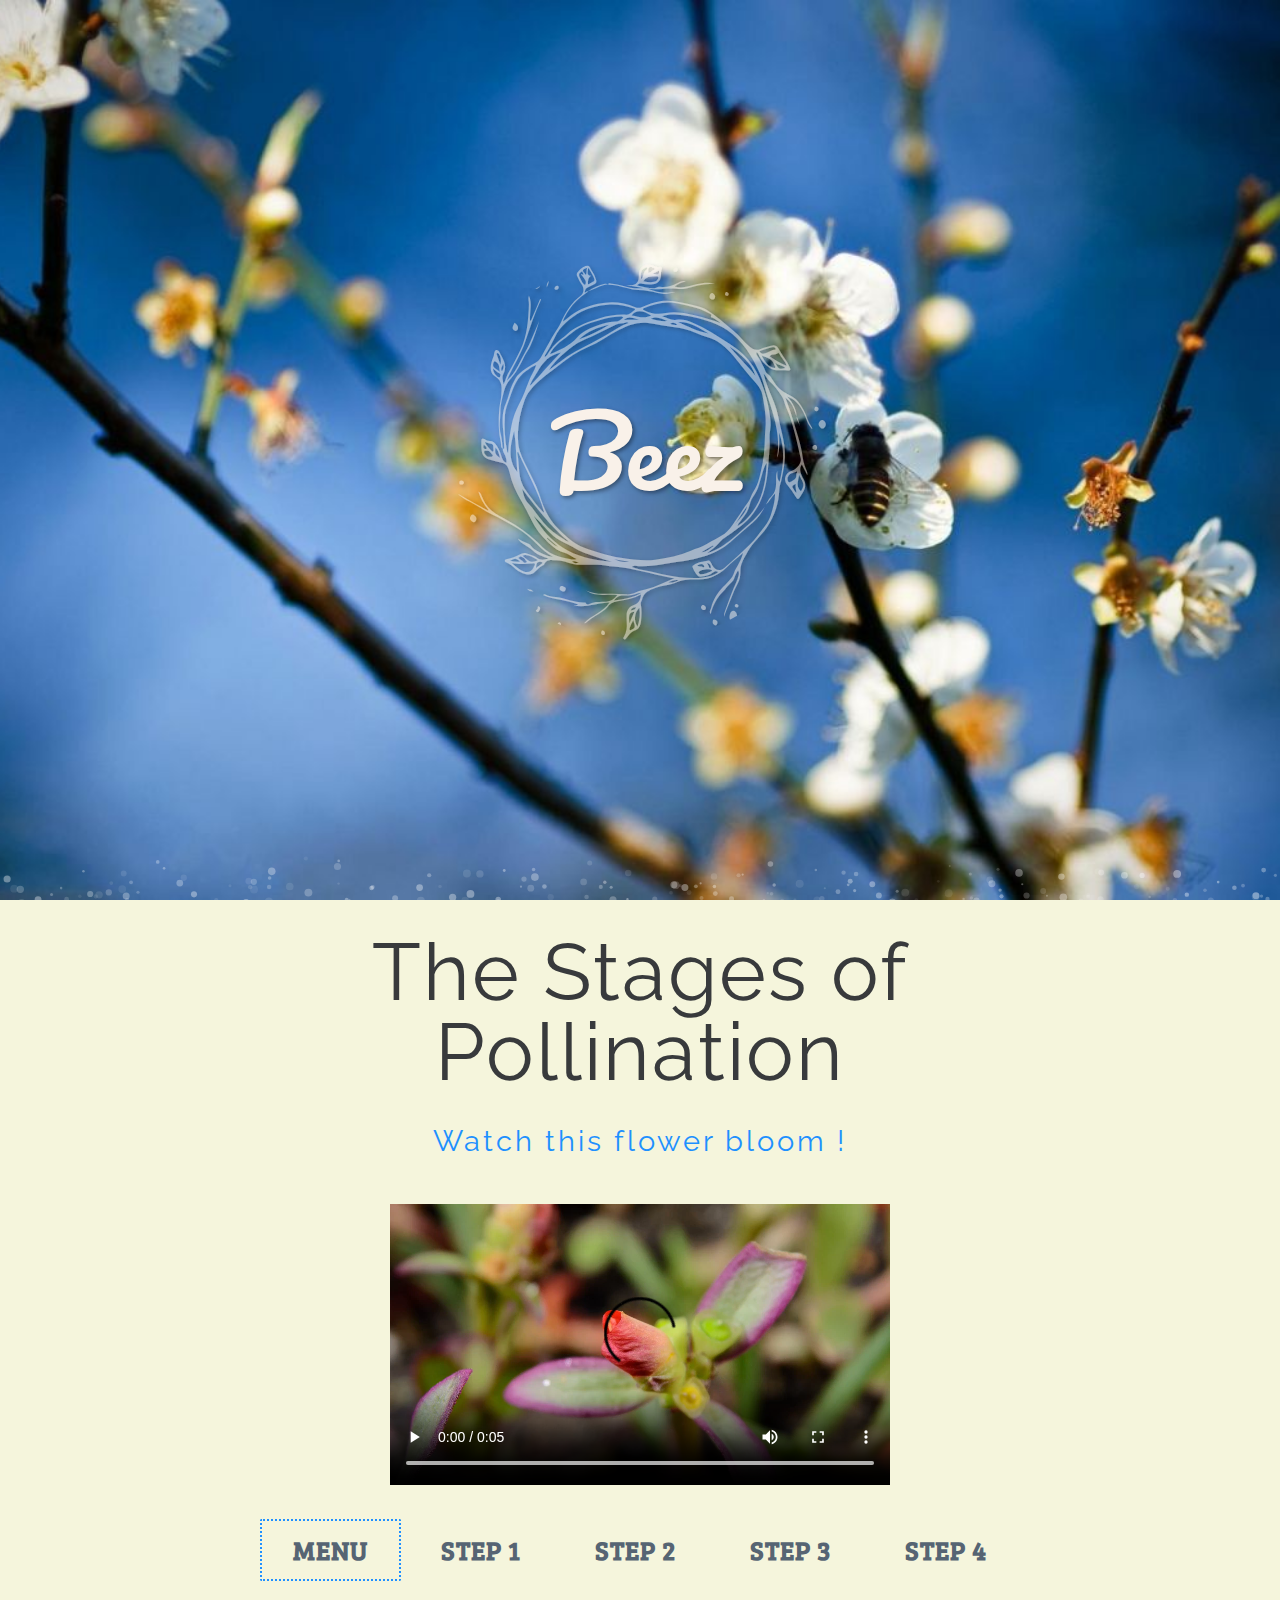
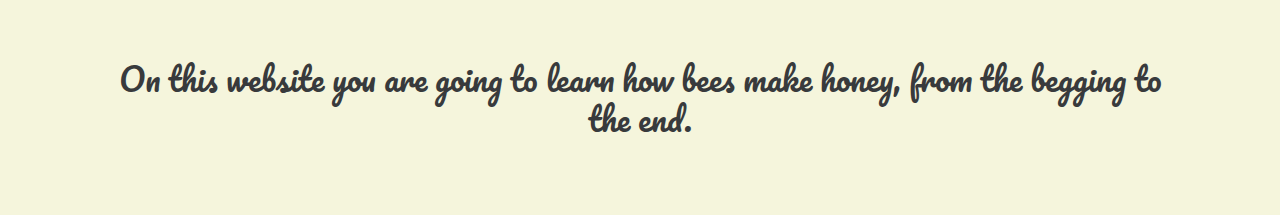
<file: index.html>
<!DOCTYPE html>
<html lang="en" class="no-js">
	<head>
        <meta charset="UTF-8" />
        <meta http-equiv="X-UA-Compatible" content="IE=edge">
        <meta name="viewport" content="width=device-width, initial-scale=1">
        <title>Beez</title>
        <meta name="description" content="Examples for creative website header animations using Canvas and JavaScript" />
        <meta name="keywords" content="header, canvas, animated, creative, inspiration, javascript" />
        <meta name="author" content="Codrops" />
        <link rel="shortcut icon" href="../favicon.ico">
        <link rel="stylesheet" type="text/css" href="css/normalize.css" />
        <link rel="stylesheet" type="text/css" href="css/demo.css" />
        <link rel="stylesheet" type="text/css" href="css/component.css" />
        <link href='http://fonts.googleapis.com/css?family=Raleway:200,400,800|Clicker+Script' rel='stylesheet' type='text/css'>
				<style>
				@import url('https://fonts.googleapis.com/css?family=Pacifico&display=swap');
@import url('https://fonts.googleapis.com/css?family=Bree+Serif&display=swap');

				</style>
	</head>
	<body>
		<div class="container demo-2">
			<div class="content">
                <div id="large-header" class="large-header">
                    <canvas id="demo-canvas"></canvas>
                    <h1 class="main-title">Beez</span></h1>
                </div>

                <div class="codrops-header">
                    <h1>The Stages of Pollination<span>Watch this flower bloom !</span>
                      <video controls width="500">
  <source src="medias/flower.webm" type="video/webm">
  <source src="medias/flower.webm" type="video/webm"></h1>
                    <nav class="codrops-demos">
                        <a class="current-demo" href="index.html">Menu</a>
                        <a href="index2.html">Step 1</a>
                        <a href="index3.html">Step 2</a>
                        <a href="index4.html">Step 3</a>
                        <a href="index5.html">Step 4</a>
                    </nav>
                </div>
            </div>
            <h2>On this website you are going to learn how bees make honey, from the begging to the end.</h2>





		</div>
        <script src="js/rAF.js"></script>
        <script src="js/demo-2.js"></script>
	</body>
</html>
</file>
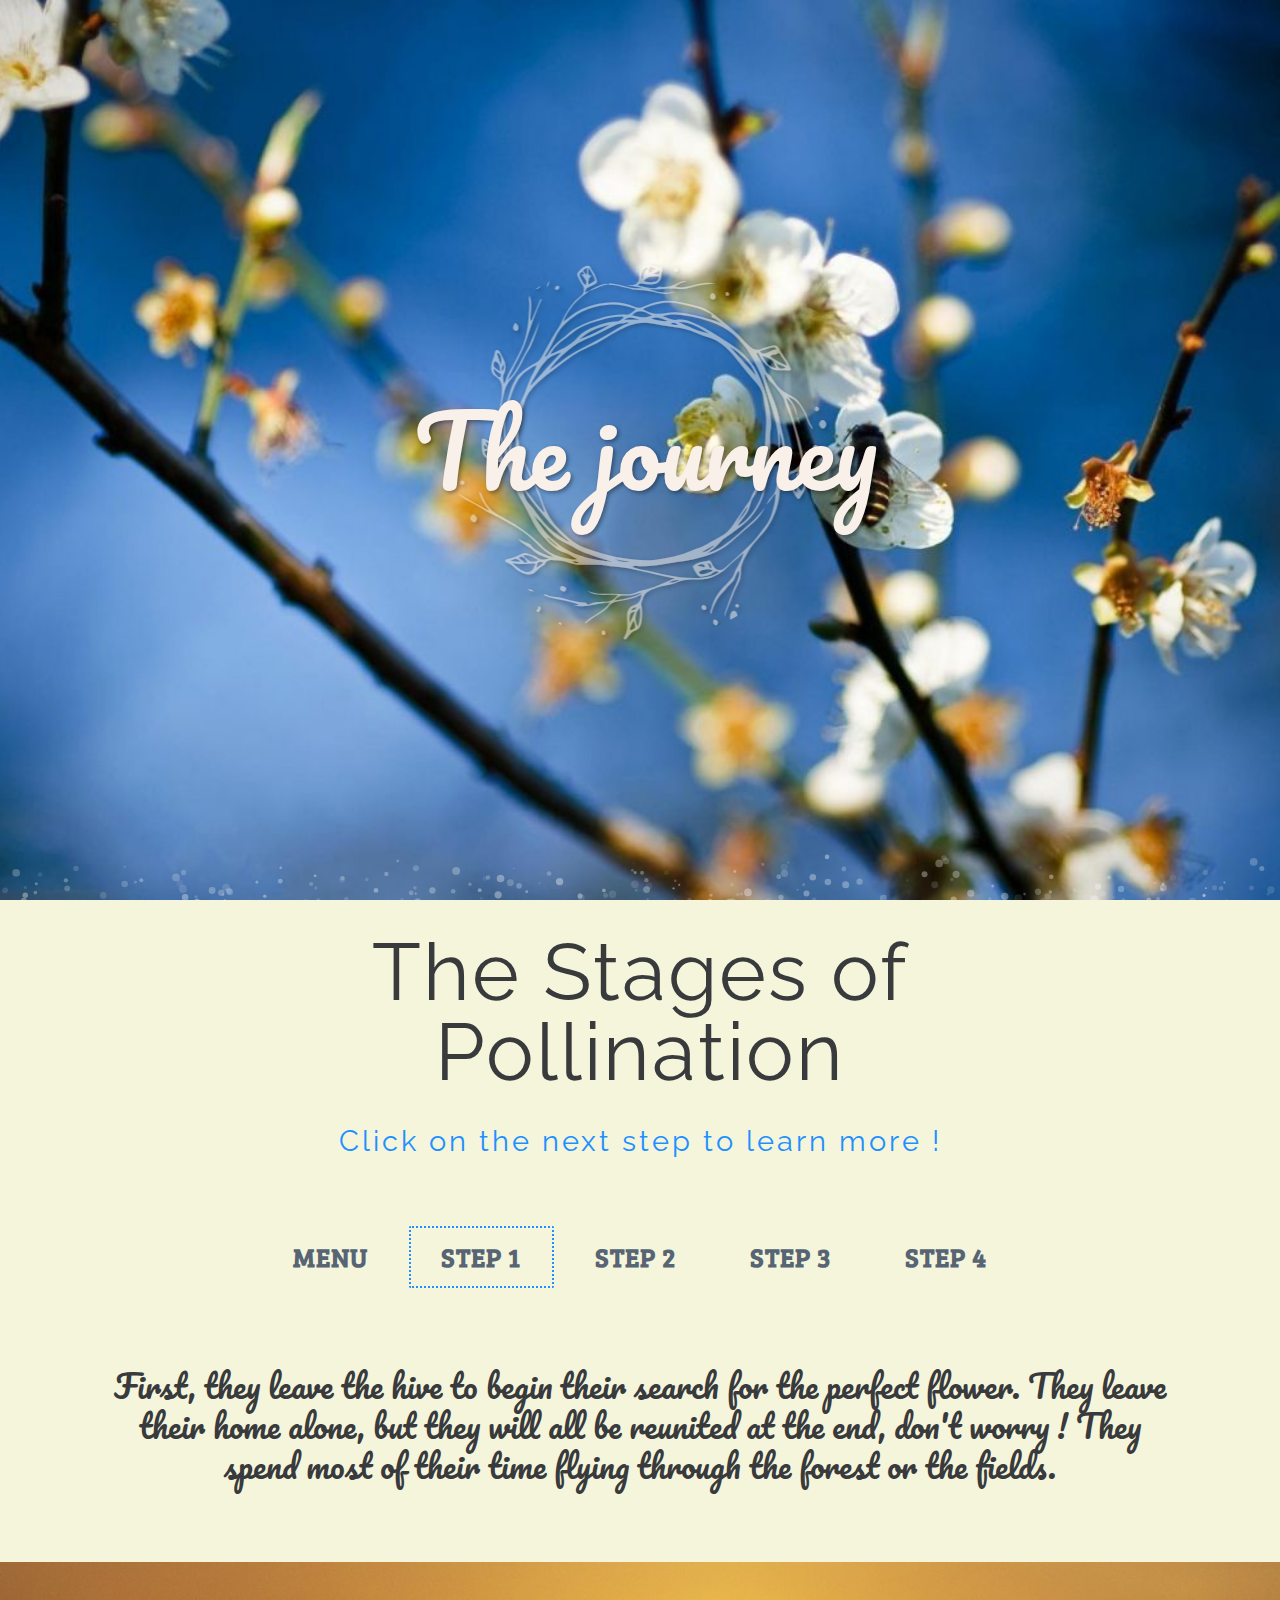
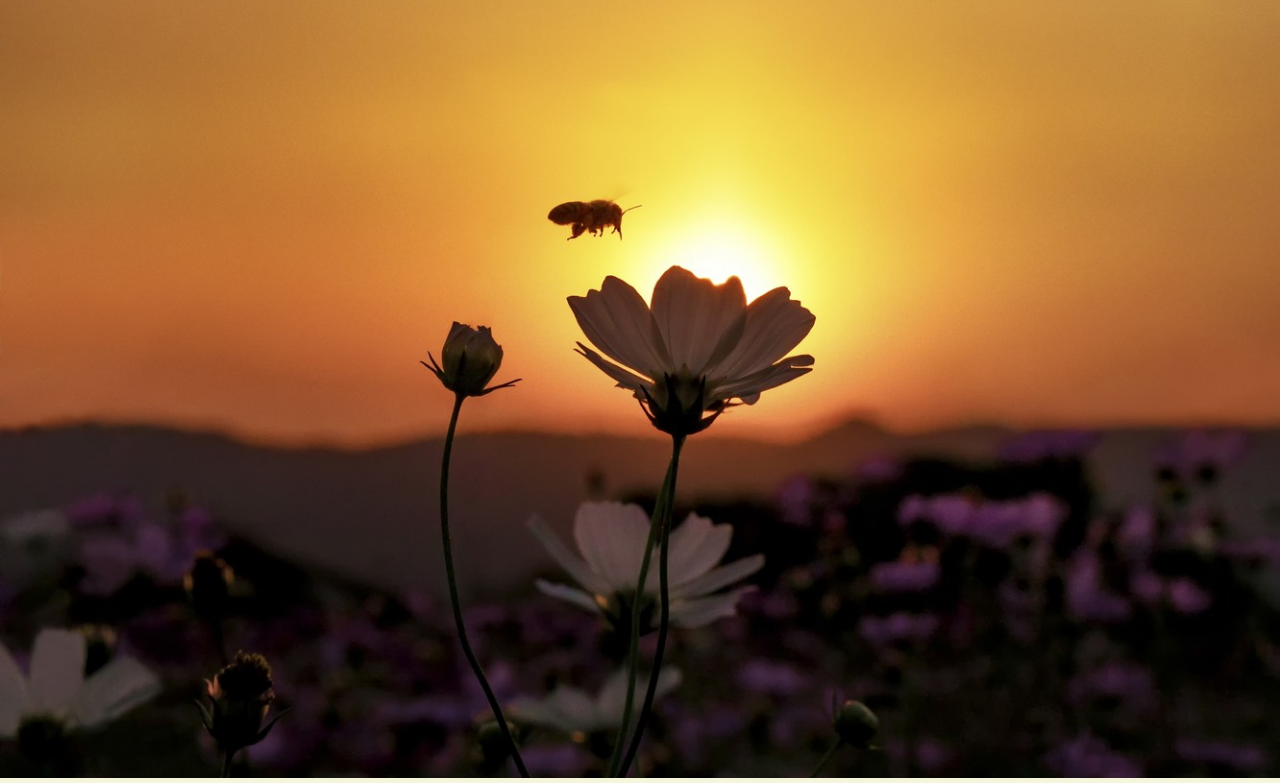
<file: index2.html>
<!DOCTYPE html>
<html lang="en" class="no-js">
	<head>
        <meta charset="UTF-8" />
        <meta http-equiv="X-UA-Compatible" content="IE=edge">
        <meta name="viewport" content="width=device-width, initial-scale=1">
        <title>Beez</title>
        <meta name="description" content="Examples for creative website header animations using Canvas and JavaScript" />
        <meta name="keywords" content="header, canvas, animated, creative, inspiration, javascript" />
        <meta name="author" content="Codrops" />
        <link rel="shortcut icon" href="../favicon.ico">
        <link rel="stylesheet" type="text/css" href="css/normalize.css" />
        <link rel="stylesheet" type="text/css" href="css/demo.css" />
        <link rel="stylesheet" type="text/css" href="css/component.css" />
        <link href='http://fonts.googleapis.com/css?family=Raleway:200,400,800|Clicker+Script' rel='stylesheet' type='text/css'>
				<style>
				@import url('https://fonts.googleapis.com/css?family=Pacifico&display=swap');
@import url('https://fonts.googleapis.com/css?family=Bree+Serif&display=swap');

				</style>

	</head>
	<body>
		<div class="container demo-2">
			<div class="content">
                <div id="large-header" class="large-header">
                    <canvas id="demo-canvas"></canvas>
                    <h1 class="main-title">The journey</span></h1>
                </div>

                <div class="codrops-header">
                    <h1>The Stages of Pollination<span>Click on the next step to learn more !</span>
									</h1>
                    <nav class="codrops-demos">
                        <a href="index.html">Menu</a>
                        <a class="current-demo" href="index2.html">Step 1</a>
                        <a href="index3.html">Step 2</a>
                        <a href="index4.html">Step 3</a>
												  <a href="index5.html">Step 4</a>
                    </nav>
                </div>
            </div>
  <h2>First, they leave the hive to begin their search for the perfect flower. They leave their home alone, but they will all be reunited at the end, don't worry ! They spend most of their time flying through the forest or the fields.
</h2>
<div>

	<figure>
		<img src="img/back.jpg" alt="a bee is flying in the fields">
	</figure>


</div>
</div>
		<script src="js/rAF.js"></script>
		<script src="js/demo-2.js"></script>
</body>
</html>
</file>
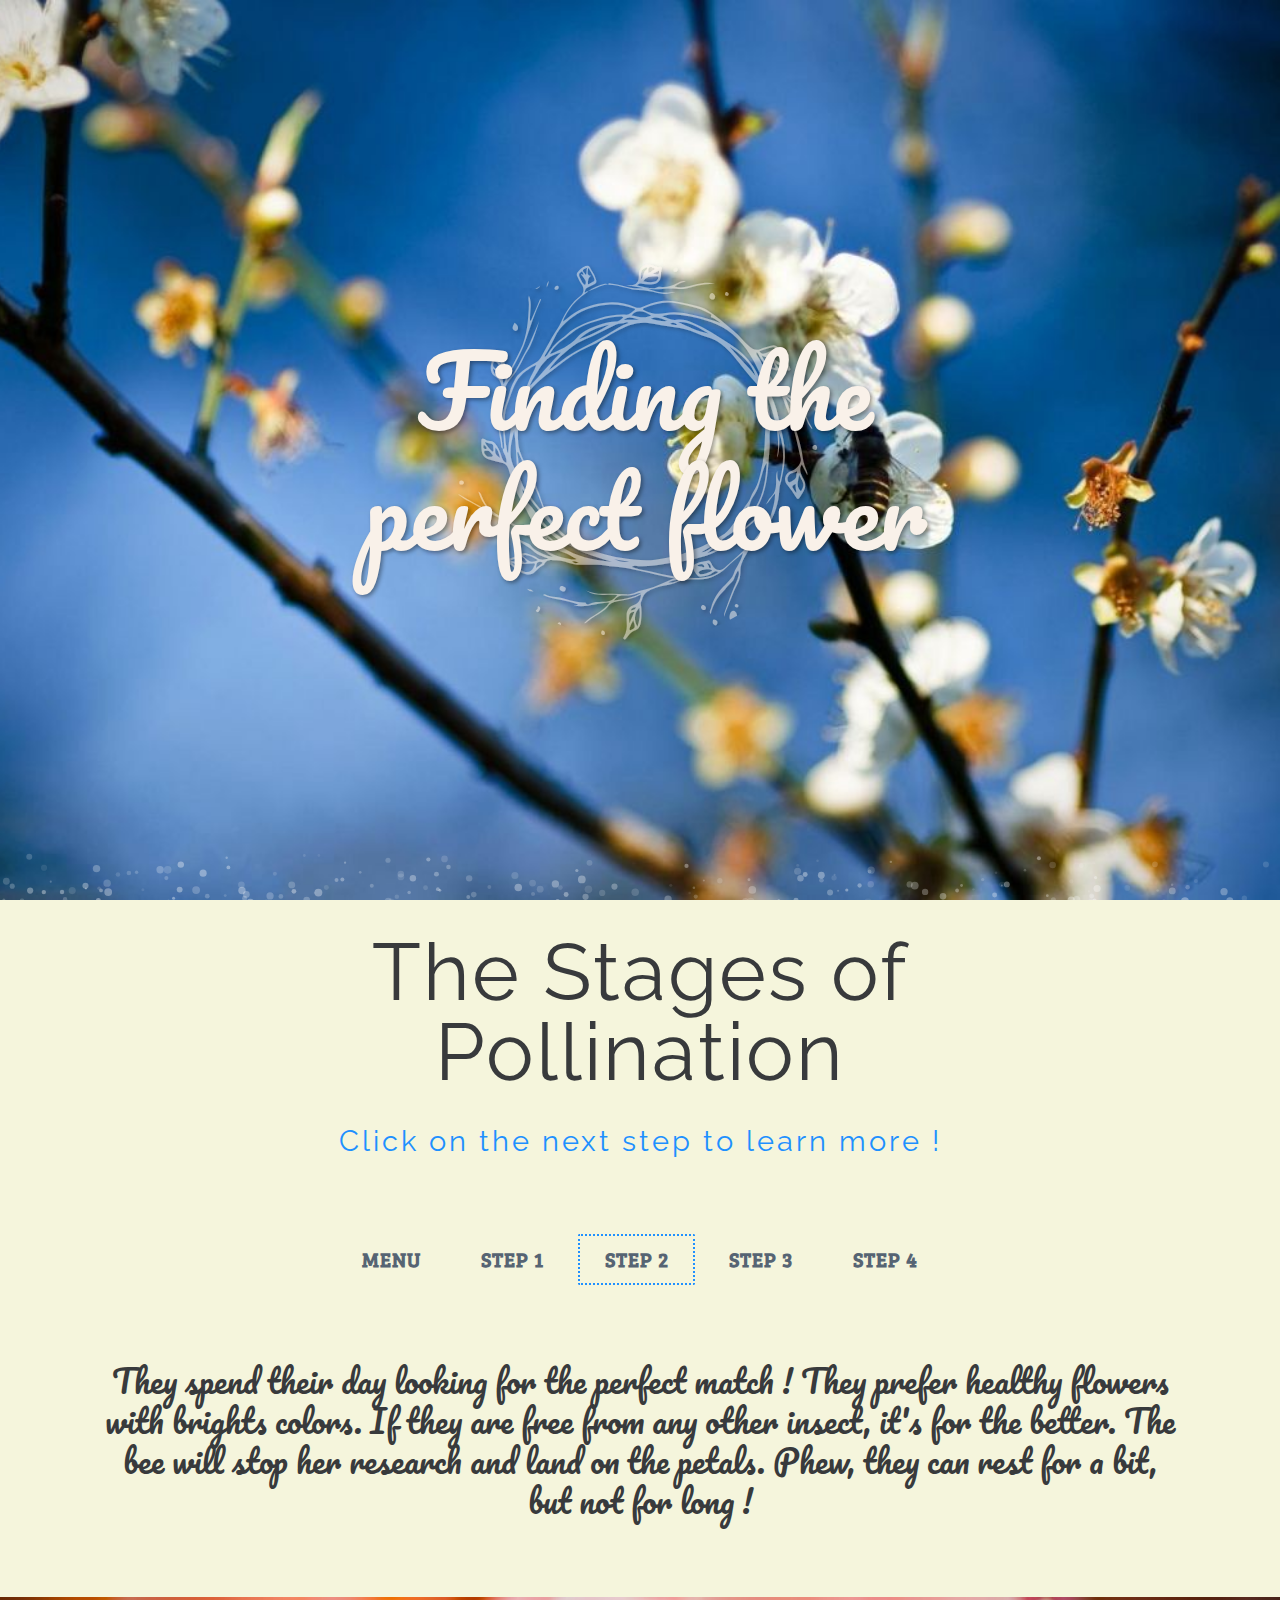
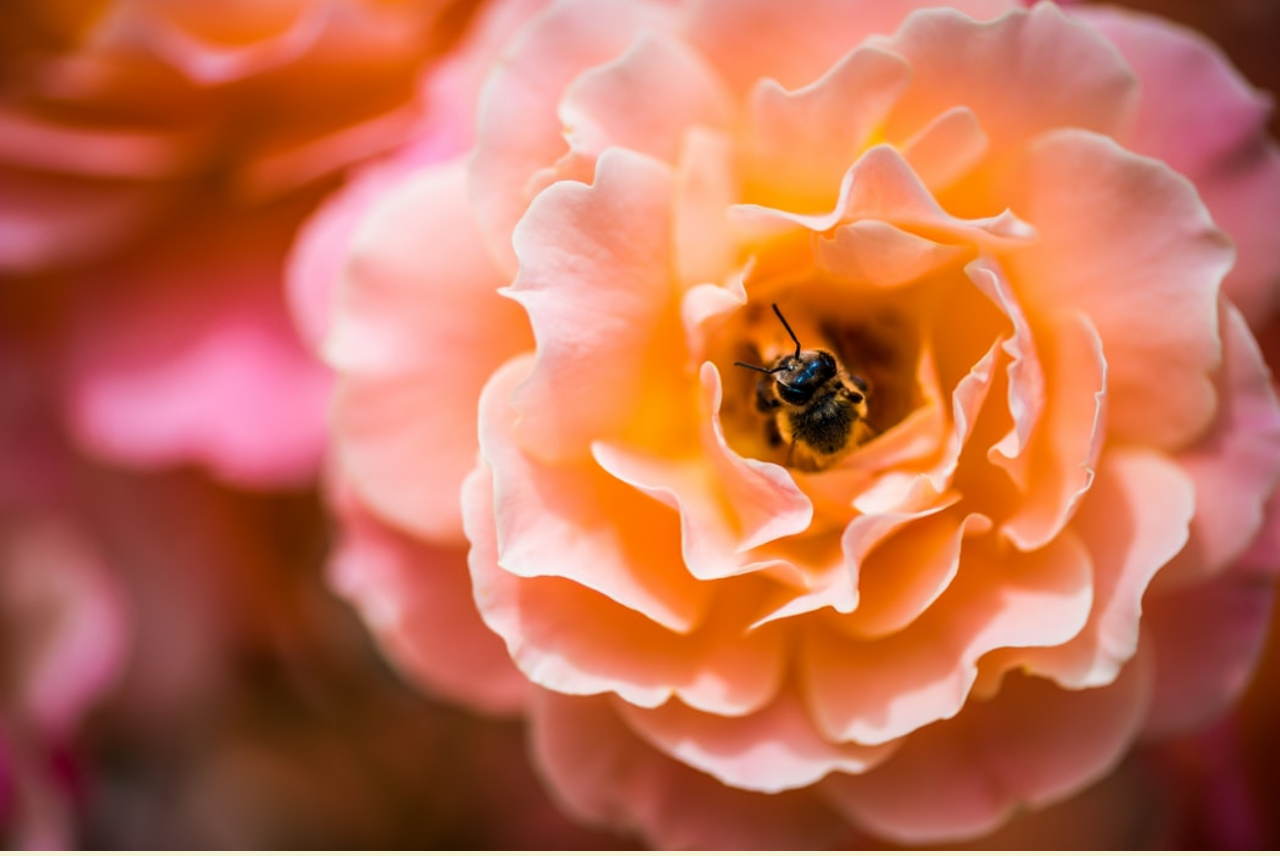
<file: index3.html>
<!DOCTYPE html>
<html lang="en" class="no-js">
	<head>
        <meta charset="UTF-8" />
        <meta http-equiv="X-UA-Compatible" content="IE=edge">
        <meta name="viewport" content="width=device-width, initial-scale=1">
        <title>Beez</title>
        <meta name="description" content="Examples for creative website header animations using Canvas and JavaScript" />
        <meta name="keywords" content="header, canvas, animated, creative, inspiration, javascript" />
        <meta name="author" content="Codrops" />
        <link rel="shortcut icon" href="../favicon.ico">
        <link rel="stylesheet" type="text/css" href="css/normalize.css" />
        <link rel="stylesheet" type="text/css" href="css/demo.css" />
        <link rel="stylesheet" type="text/css" href="css/component.css" />
        <link href='http://fonts.googleapis.com/css?family=Raleway:200,400,800|Clicker+Script' rel='stylesheet' type='text/css'>
				<style>
				@import url('https://fonts.googleapis.com/css?family=Pacifico&display=swap');
			@import url('https://fonts.googleapis.com/css?family=Bree+Serif&display=swap');

				</style>
	</head>
	<body>
		<div class="container demo-2">
			<div class="content">
                <div id="large-header" class="large-header">
                    <canvas id="demo-canvas"></canvas>
                    <h1 class="main-title">Finding the perfect flower</span></h1>
                </div>

                <div class="codrops-header">
                    <h1>The Stages of Pollination<span>Click on the next step to learn more !</span></h1>
                    <nav class="codrops-demos">
											<nav class="codrops-demos">
													<a href="index.html">Menu</a>
													<a href="index2.html">Step 1</a>
													<a class="current-demo" href="index3.html">Step 2</a>
													<a href="index4.html">Step 3</a>
													<a href="index5.html">Step 4</a>
											</nav>
                </div>
            </div>
						<h2>They spend their day looking for the perfect match ! They prefer healthy flowers with brights colors. If they are free from any other insect, it's for the better. The bee will stop her research and land on the petals. Phew, they can rest for a bit, but not for long !</h2>
						<div>

							<figure>
								<img src="img/oui.jpeg" alt="a bee has landed on a flower and is inside the petals">
							</figure>
						</div>

        <script src="js/rAF.js"></script>
        <script src="js/demo-2.js"></script>
	</body>
</html>
</file>
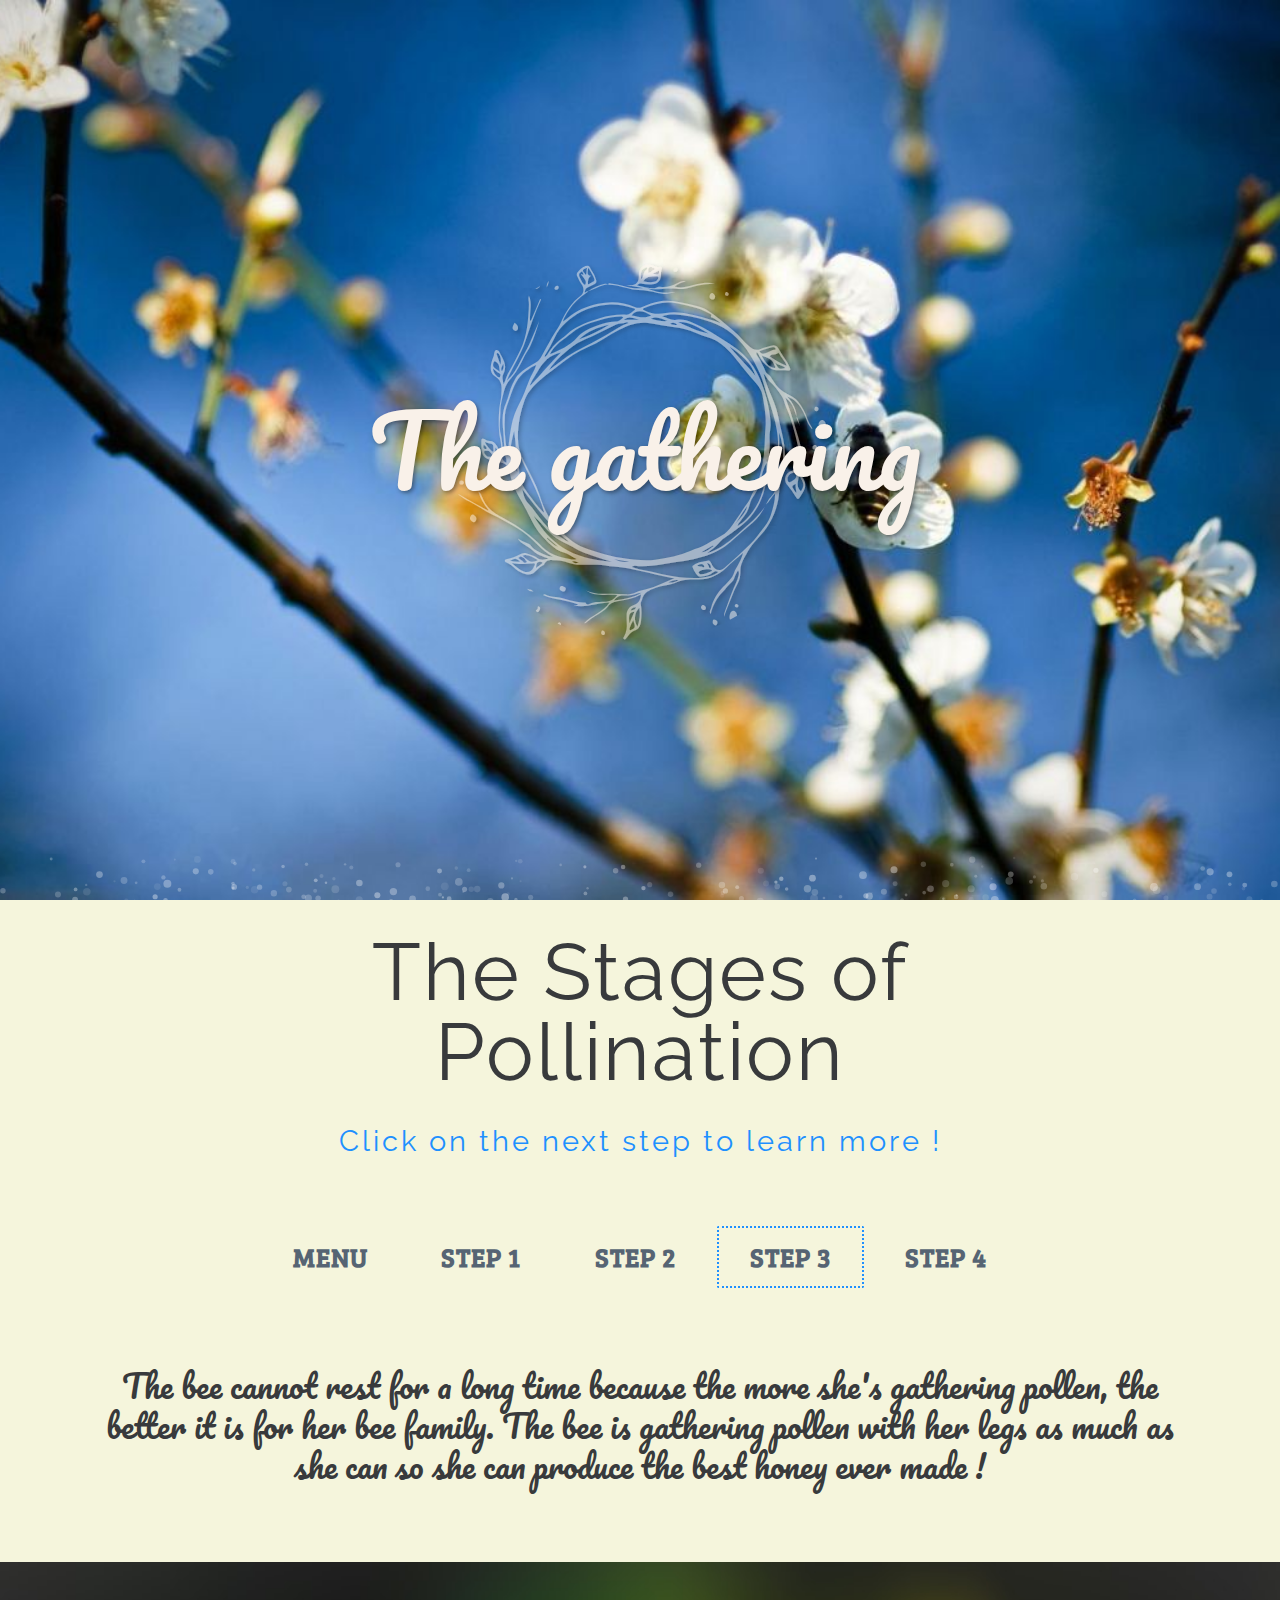
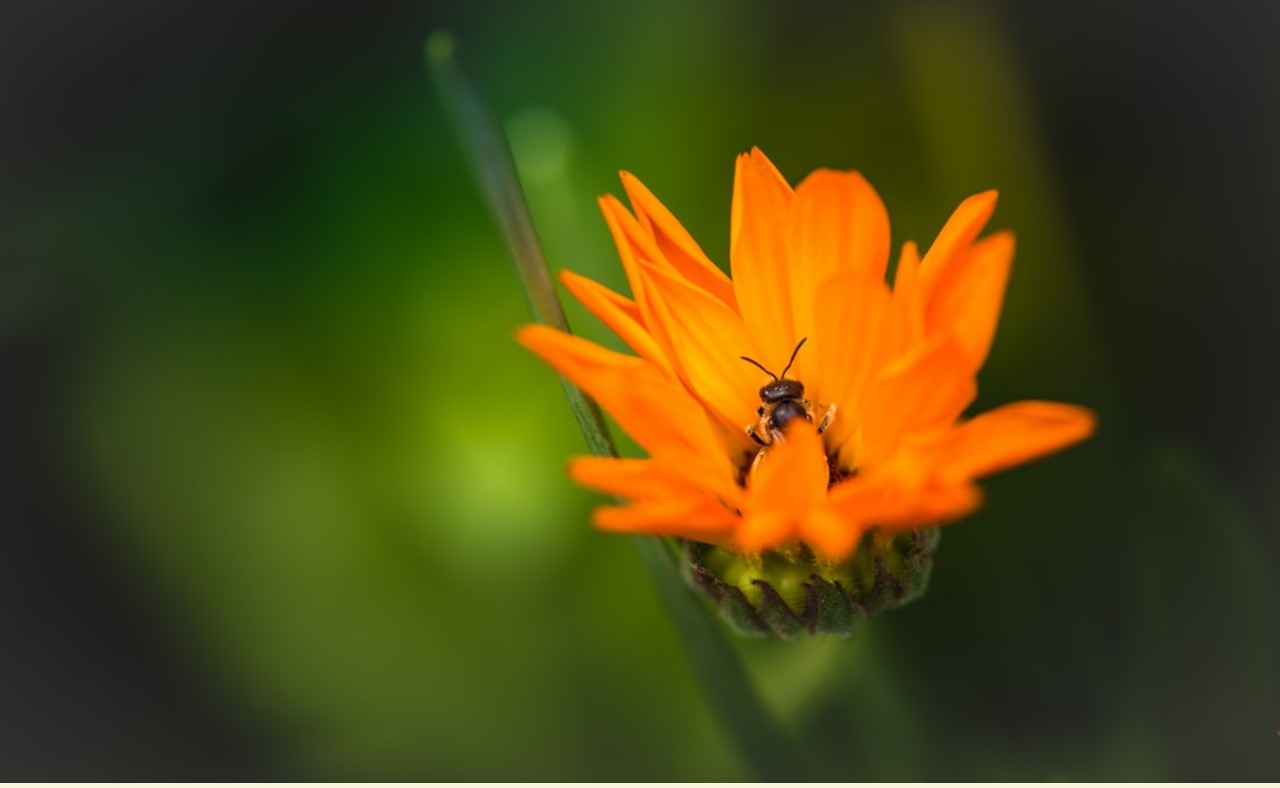
<file: index4.html>
<!DOCTYPE html>
<html lang="en" class="no-js">
	<head>
        <meta charset="UTF-8" />
        <meta http-equiv="X-UA-Compatible" content="IE=edge">
        <meta name="viewport" content="width=device-width, initial-scale=1">
        <title>Beez</title>
        <meta name="description" content="Examples for creative website header animations using Canvas and JavaScript" />
        <meta name="keywords" content="header, canvas, animated, creative, inspiration, javascript" />
        <meta name="author" content="Codrops" />
        <link rel="shortcut icon" href="../favicon.ico">
        <link rel="stylesheet" type="text/css" href="css/normalize.css" />
        <link rel="stylesheet" type="text/css" href="css/demo.css" />
        <link rel="stylesheet" type="text/css" href="css/component.css" />
        <link href='http://fonts.googleapis.com/css?family=Raleway:200,400,800|Clicker+Script' rel='stylesheet' type='text/css'>
				<style>
				@import url('https://fonts.googleapis.com/css?family=Pacifico&display=swap');
			@import url('https://fonts.googleapis.com/css?family=Bree+Serif&display=swap');

				</style>
	</head>
	<body>
		<div class="container demo-2">
			<div class="content">
                <div id="large-header" class="large-header">
                    <canvas id="demo-canvas"></canvas>
                    <h1 class="main-title">The gathering</span></h1>
                </div>

                <div class="codrops-header">
                    <h1>The Stages of Pollination<span>Click on the next step to learn more !</span></h1>
										<nav class="codrops-demos">
												<a href="index.html">Menu</a>
												<a href="index2.html">Step 1</a>
												<a href="index3.html">Step 2</a>
												<a class="current-demo" href="index4.html">Step 3</a>
												<a href="index5.html">Step 4</a>
										</nav>
                </div>
            </div>
						<h2>The bee cannot rest for a long time because the more she's gathering pollen, the better it is for her bee family. The bee is gathering pollen with her legs as much as she can so she can produce the best honey ever made !</h2>
		</div>
		<div>
			<figure>
				<img src="img/ouioui.jpeg" alt="a bee is gathering pollen">
			</figure>
		</div>
        <script src="js/rAF.js"></script>
        <script src="js/demo-2.js"></script>
	</body>
</html>
</file>
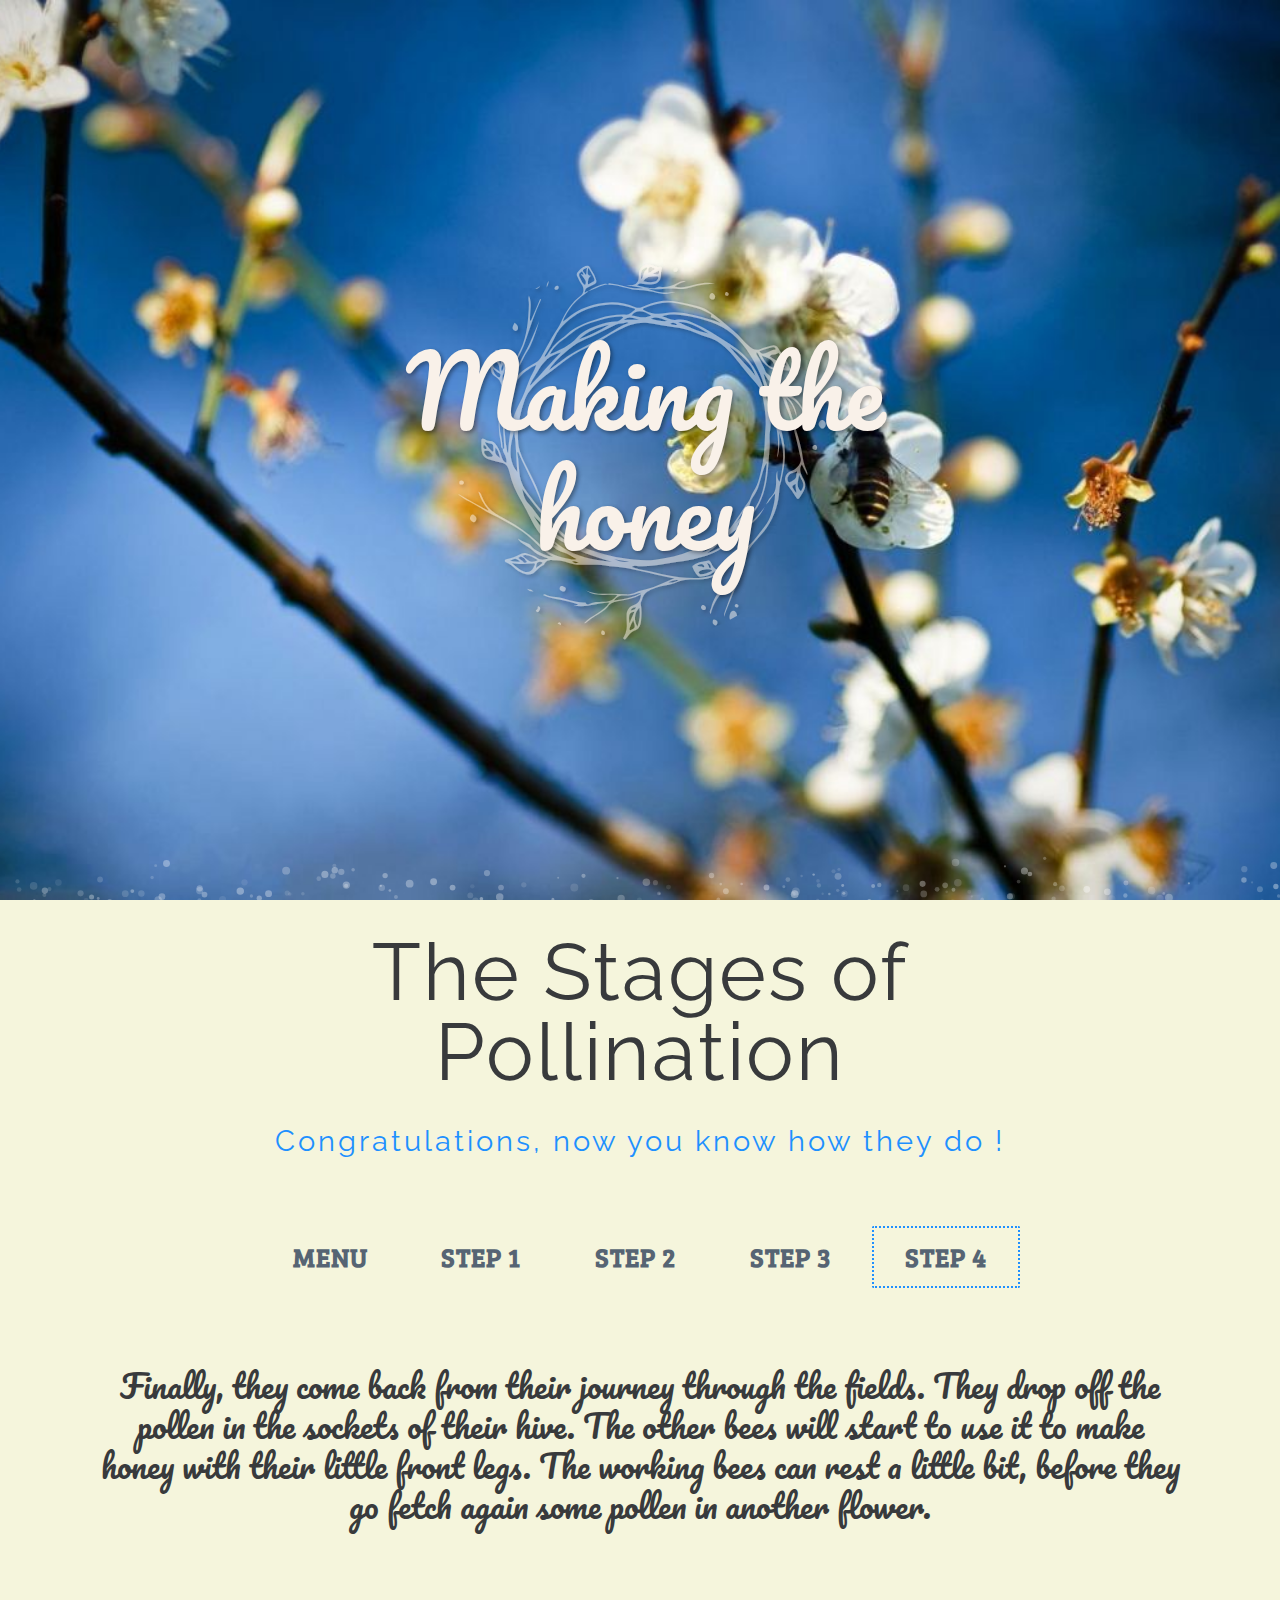
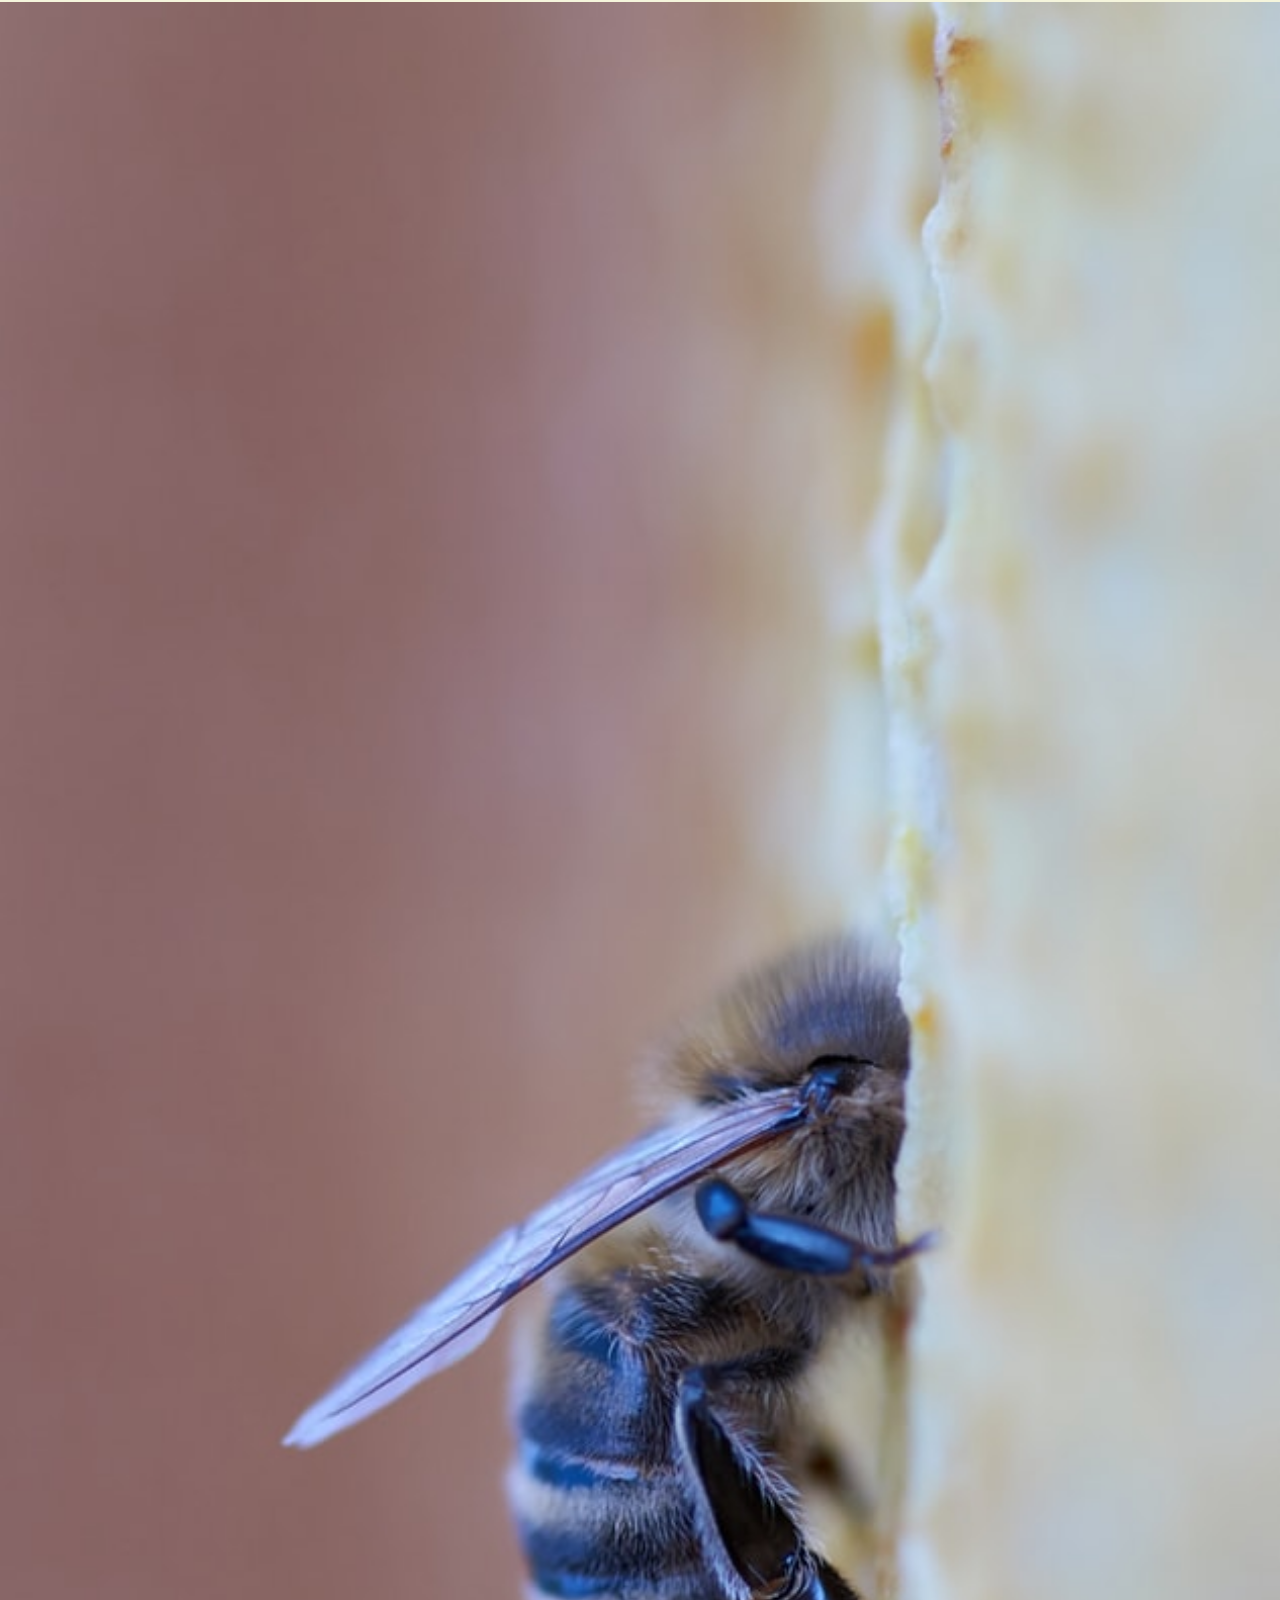
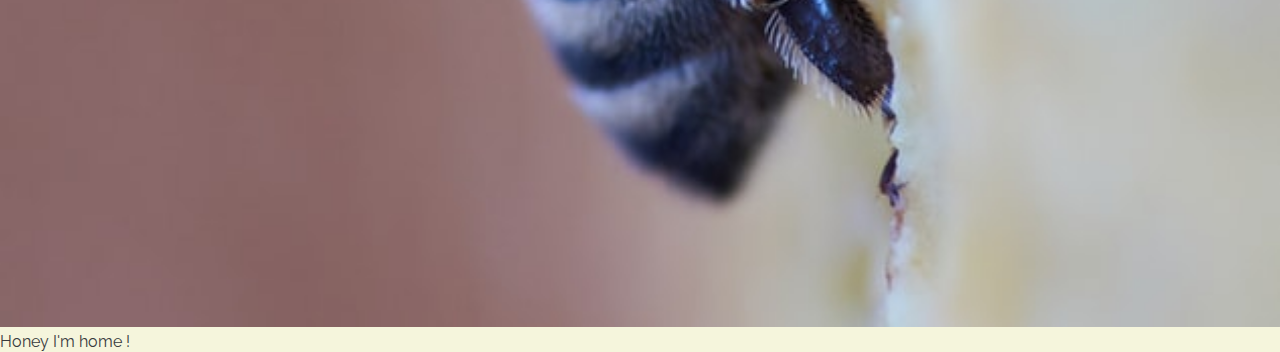
<file: index5.html>
<!DOCTYPE html>
<html lang="en" class="no-js">
	<head>
        <meta charset="UTF-8" />
        <meta http-equiv="X-UA-Compatible" content="IE=edge">
        <meta name="viewport" content="width=device-width, initial-scale=1">
        <title>Beez</title>
        <meta name="description" content="Examples for creative website header animations using Canvas and JavaScript" />
        <meta name="keywords" content="header, canvas, animated, creative, inspiration, javascript" />
        <meta name="author" content="Codrops" />
        <link rel="shortcut icon" href="../favicon.ico">
        <link rel="stylesheet" type="text/css" href="css/normalize.css" />
        <link rel="stylesheet" type="text/css" href="css/demo.css" />
        <link rel="stylesheet" type="text/css" href="css/component.css" />
        <link href='http://fonts.googleapis.com/css?family=Raleway:200,400,800|Clicker+Script' rel='stylesheet' type='text/css'>
				<style>
				@import url('https://fonts.googleapis.com/css?family=Pacifico&display=swap');
@import url('https://fonts.googleapis.com/css?family=Bree+Serif&display=swap');

				</style>
	</head>
	<body>
		<div class="container demo-2">
			<div class="content">
                <div id="large-header" class="large-header">
                    <canvas id="demo-canvas"></canvas>
                    <h1 class="main-title">Making the honey</span></h1>
                </div>

                <div class="codrops-header">
                    <h1>The Stages of Pollination<span>Congratulations, now you know how they do !</span></h1>
										<nav class="codrops-demos">
												<a href="index.html">Menu</a>
												<a href="index2.html">Step 1</a>
												<a href="index3.html">Step 2</a>
												<a href="index4.html">Step 3</a>
												<a class="current-demo" href="index5.html">Step 4</a>
										</nav>
                </div>
            </div>
						<h2>Finally, they come back from their journey through the fields. They drop off the pollen in the sockets of their hive. The other bees will start to use it to make honey with their little front legs. The working bees can rest a little bit, before they go fetch again some pollen in another flower. </h2>
		</div>
		<div>
			<figure>
				<img src="img/eho.jpeg" alt="the bee has its head in a hole of the hive">
			</figure>
				Honey I'm home !

		</div>
        <script src="js/rAF.js"></script>
        <script src="js/demo-2.js"></script>
	</body>
</html>
</file>
<file: css/demo.css>
@font-face {
	font-weight: normal;
	font-style: normal;
	font-family: 'codropsicons';
	src:url('../fonts/codropsicons/codropsicons.eot');
	src:url('../fonts/codropsicons/codropsicons.eot?#iefix') format('embedded-opentype'),
		url('../fonts/codropsicons/codropsicons.woff') format('woff'),
		url('../fonts/codropsicons/codropsicons.ttf') format('truetype'),
		url('../fonts/codropsicons/codropsicons.svg#codropsicons') format('svg');
}

*, *:after, *:before { -webkit-box-sizing: border-box; box-sizing: border-box; }
.clearfix:before, .clearfix:after { content: ''; display: table; }
.clearfix:after { clear: both; }

body {
	background: #F5F5DC;
	color: #383a3c;
	font-weight: 400;
	font-size: 1em;
	line-height: 1.25;
	font-family: 'Raleway', Arial, sans-serif;
	align-items: center;
	align-content: center;
}

h1 {
	font-size: 2em;
	font-style: normal;
	font-family: 'Raleway',sans-serif;
	text-align: center;
	font-weight: normal;
}

h2 {
	font-size: 2em;
	font-weight: lighter;
	text-align: center;
	padding-left: 100px;
	padding-right: 100px;
	padding-top: 10px;
	padding-bottom: 50px;
	font-family: 'Pacifico',cursive;
}

a, button {
	outline: none;
}

a {
	color: #566473;
	text-decoration: none;
}

a:hover, a:focus {
	color: #34495e;
}

section {
	padding: 1em;
	text-align: center;
}

.codrops-header {
	margin: 0 auto;
	padding: 2em;
	text-align: center;
	max-width: 900px;
}

.codrops-header h1 {
	margin: 0;
	font-size: 5em;
	line-height: 1;
	font-weight: 200;
	font-style: normal;
	font-weight: normal;
	letter-spacing: 2px;

}


.codrops-header h1 span {
	display: block;
	padding: 1em 0 1.5em;
	font-size: 36%;
	color: #1E90FF;
	line-height: 1.4;
	letter-spacing: 3px;
}

.codrops-top a {
	display: inline-block;
	padding: 1.5em;
	text-decoration: none;
	letter-spacing: 3px;
}

.codrops-icon:before {
	margin: 0 4px;
	text-transform: none;
	font-weight: normal;
	font-style: normal;
	font-variant: normal;
	font-family: 'codropsicons';
	line-height: 1;
	speak: none;
	-webkit-font-smoothing: antialiased;
}

.codrops-icon-drop:before {
	content: "\e001";
}

.codrops-icon-prev:before {
	content: "\e004";
}

/* Demo Buttons Style */
.codrops-demos {
	padding-top: 1em;
	font-size: 0.8em;
}

.codrops-demos a {
	display: inline-block;
	margin: 0.35em 0.1em;
	padding: 0.5em 1.2em;
	outline: none;
	text-decoration: none;
	text-transform: uppercase;
	letter-spacing: 1px;
	font-weight: 700;
	border-radius: 2px;
	font-size: 200%;
	border: 2px solid transparent;
	font-family: 'Bree Serif',serif;
}

.codrops-demos a:hover,
.codrops-demos a.current-demo {
	border-color: #1E90FF;
	border-style: dotted;
}


.related p {
	font-size: 2em;
	}

.related > a {
	display: inline-block;
	text-align: center;
	margin: 20px 10px;
	padding: 25px;
	vertical-align: middle;
}

.related a img {
	max-width: 100%;
	opacity: 0.8;
	border-radius: 10px;
}

.related a:hover img,
.related a:active img {
	opacity: 1;
}


figure {
	max-width : 1280px;
	margin : 0 auto;
}


figure img {
	width : 100%;

}

@media screen and (max-width: 40em)
</file>
<file: css/component.css>
.large-header {
	position: relative;
	width: 100%;
	background: #333;
	overflow: hidden;
	background-size: cover;
	background-position: center center;
	z-index: 1;
}


.demo-2 .large-header {
	background-image: url('../img/bees_2.jpg');
	background-position: center bottom;
}


.main-title {
	position: absolute;
	margin: 0;
	padding: 0;
	color: #f9f1e9;
	text-align: center;
	top: 50%;
	left: 50%;
	-webkit-transform: translate3d(-50%,-50%,0);
	transform: translate3d(-50%,-50%,0);
}

.demo-2 .main-title {
	font-family: 'Pacifico', cursive;
	font-weight: lighter;
	font-size: 6em;
	padding-left: 10px;
	text-shadow: 2px 2px 4px rgba(0,0,0,0.4);
}

.demo-2 .main-title::before {
	content: '';
	width: 30vw;
	height: 30vw;
	min-width: 3.5em;
	min-height: 3.5em;
	background: url(../img/deco.svg) no-repeat center center;
	background-size: cover;
	position: absolute;
	top: 50%;
	left: 50%;
	border-radius: 50%;
	z-index: -1;
	-webkit-transform: translate3d(-50%,-50%,0);
	transform: translate3d(-50%,-50%,0);
}


.main-title .thin {
	font-weight: 200;
}

@media only screen and (max-width : 768px) {
	.demo-1 .main-title,
	.demo-3 .main-title,
	.demo-4 .main-title {
		font-size: 3em;
	}

	.demo-2 .main-title {
		font-size: 3em;
	}
}
</file>
